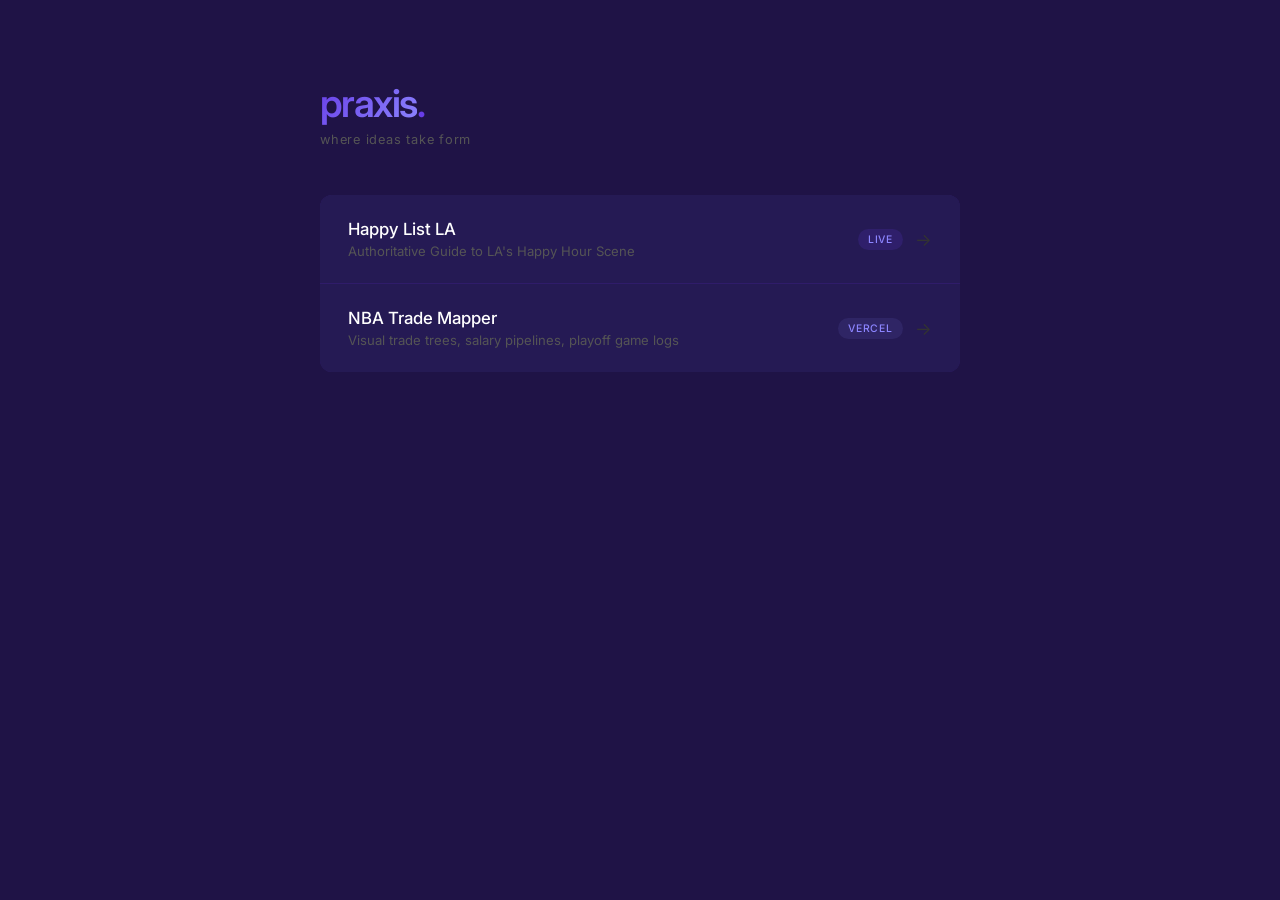
<file: index.html>
<!DOCTYPE html>
<html lang="en">
<head>
    <meta charset="UTF-8">
    <meta name="viewport" content="width=device-width, initial-scale=1.0">
    <title>praxis.</title>
    <link rel="preconnect" href="https://fonts.googleapis.com">
    <link href="https://fonts.googleapis.com/css2?family=Inter:wght@400;500;600&display=swap" rel="stylesheet">
    <style>
        * { margin: 0; padding: 0; box-sizing: border-box; }
        body {
            font-family: 'Inter', sans-serif;
            background: #1F1346;
            color: #e0e0e0;
            min-height: 100vh;
            padding: 80px 24px;
        }
        .container {
            max-width: 640px;
            margin: 0 auto;
        }

        /* --- Mark --- */
        .mark {
            display: flex;
            align-items: baseline;
            gap: 0;
            margin-bottom: 48px;
        }
        .mark-text {
            font-family: 'Inter', sans-serif;
            font-size: 2.4rem;
            font-weight: 600;
            letter-spacing: -0.04em;
            background: linear-gradient(135deg, #673de6, #8c85ff, #673de6);
            background-size: 200% 200%;
            -webkit-background-clip: text;
            -webkit-text-fill-color: transparent;
            background-clip: text;
            animation: shimmer 6s ease-in-out infinite;
        }
        .mark-dot {
            font-size: 2.4rem;
            font-weight: 600;
            color: #673de6;
            animation: pulse 3s ease-in-out infinite;
        }
        .mark-sub {
            display: block;
            font-size: 0.8rem;
            color: #555;
            letter-spacing: 0.06em;
            margin-top: 6px;
        }

        @keyframes shimmer {
            0%, 100% { background-position: 0% 50%; }
            50% { background-position: 100% 50%; }
        }
        @keyframes pulse {
            0%, 100% { opacity: 1; }
            50% { opacity: 0.3; }
        }

        /* --- Projects --- */
        .projects {
            display: flex;
            flex-direction: column;
            gap: 1px;
            background: #2f1c6a;
            border-radius: 12px;
            overflow: hidden;
        }
        a.project {
            display: flex;
            justify-content: space-between;
            align-items: center;
            padding: 24px 28px;
            background: #251a54;
            text-decoration: none;
            color: #e0e0e0;
            transition: background 0.2s, padding-left 0.2s;
        }
        a.project:hover {
            background: #2f1c6a;
            padding-left: 34px;
        }
        .project-info {
            display: flex;
            flex-direction: column;
            gap: 4px;
        }
        .project-name {
            font-size: 1.05rem;
            font-weight: 500;
            color: #fff;
        }
        .project-desc {
            font-size: 0.82rem;
            color: #555;
        }
        .project-right {
            display: flex;
            align-items: center;
            gap: 12px;
            flex-shrink: 0;
        }
        .project-tag {
            font-size: 0.65rem;
            text-transform: uppercase;
            letter-spacing: 0.08em;
            padding: 4px 10px;
            border-radius: 20px;
            font-weight: 500;
        }
        .tag-live { background: rgba(103,61,230,0.15); color: #8c85ff; }
        .tag-external { background: rgba(140,133,255,0.1); color: #8c85ff; }
        .arrow {
            color: #333;
            font-size: 1.1rem;
            transition: color 0.2s, transform 0.2s;
        }
        a.project:hover .arrow {
            color: #8c85ff;
            transform: translateX(3px);
        }
    </style>
</head>
<body>
    <div class="container">
        <div class="mark">
            <div>
                <span class="mark-text">praxis</span><span class="mark-dot">.</span>
                <span class="mark-sub">where ideas take form</span>
            </div>
        </div>
        <div class="projects">
            <a class="project" href="./la-happy-hours/">
                <div class="project-info">
                    <span class="project-name">Happy List LA</span>
                    <span class="project-desc">Authoritative Guide to LA's Happy Hour Scene</span>
                </div>
                <div class="project-right">
                    <span class="project-tag tag-live">Live</span>
                    <span class="arrow">&rarr;</span>
                </div>
            </a>
            <a class="project" href="https://basketball-trade-mapper.vercel.app" target="_blank" rel="noopener">
                <div class="project-info">
                    <span class="project-name">NBA Trade Mapper</span>
                    <span class="project-desc">Visual trade trees, salary pipelines, playoff game logs</span>
                </div>
                <div class="project-right">
                    <span class="project-tag tag-external">Vercel</span>
                    <span class="arrow">&rarr;</span>
                </div>
            </a>
        </div>
    </div>
</body>
</html>
</file>
